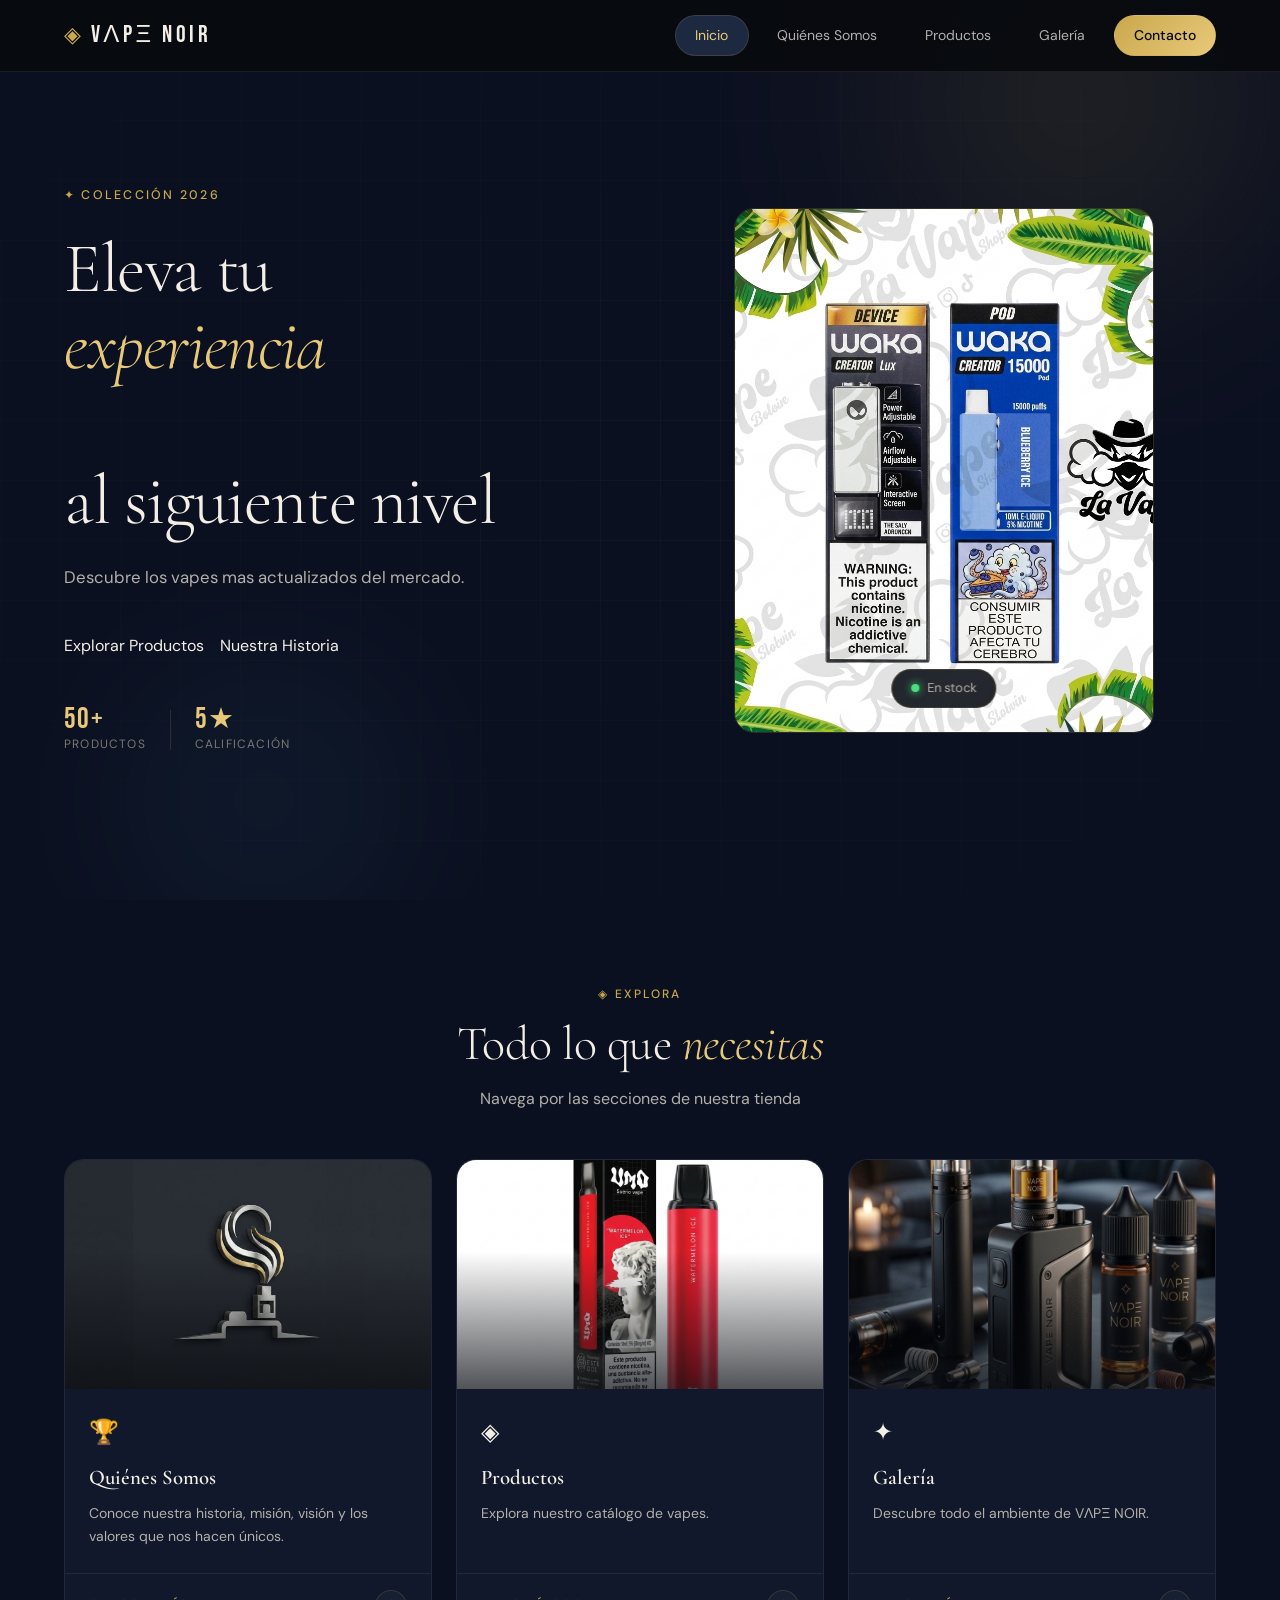
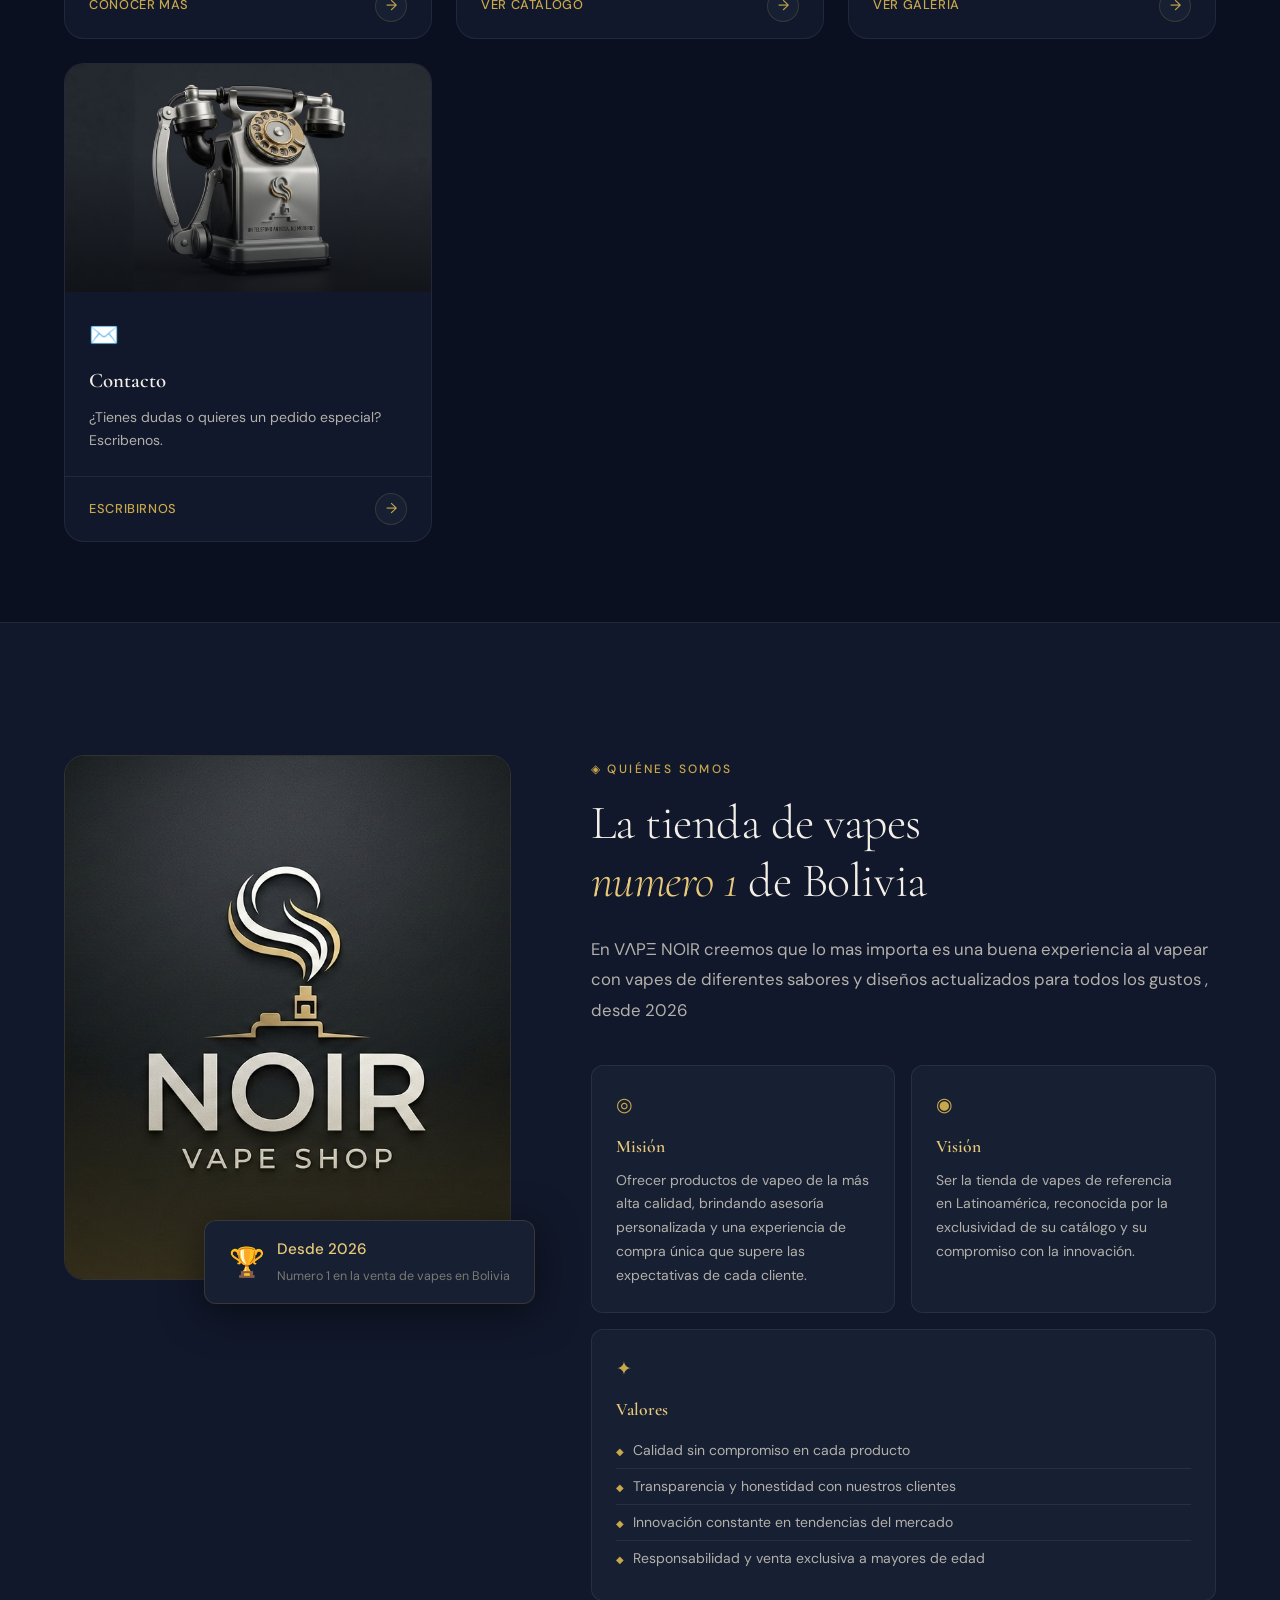
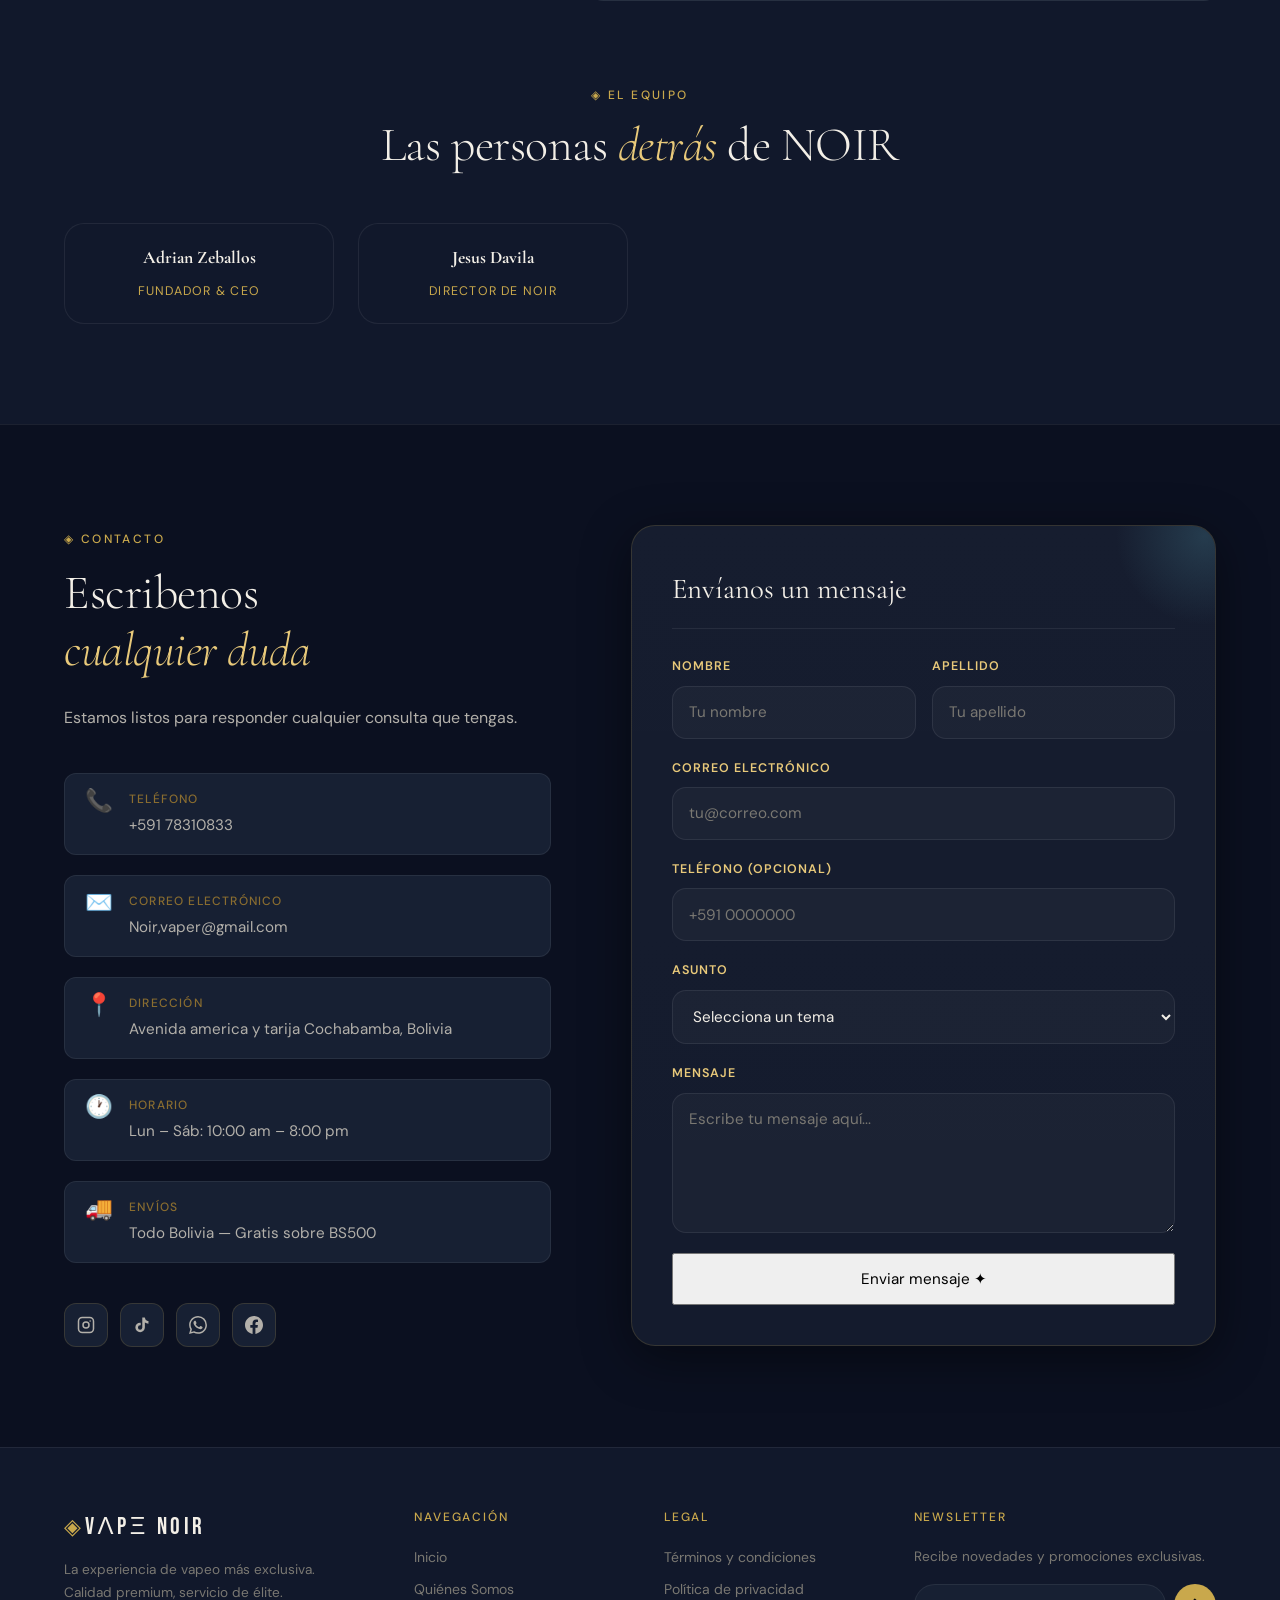
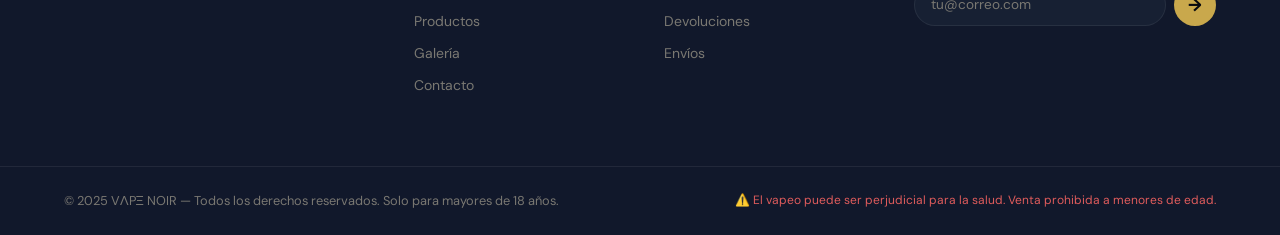
<file: index.html>
<!DOCTYPE html>
<html lang="es">
<head>
  <meta charset="UTF-8" />
  <meta name="viewport" content="width=device-width, initial-scale=1.0" />
  <title>VΛPΞ NOIR — Tienda Premium</title>
  <link rel="stylesheet" href="css/styles.css" />
  <link href="https://fonts.googleapis.com/css2?family=Cormorant+Garamond:wght@300;400;600;700&family=DM+Sans:wght@300;400;500&family=Bebas+Neue&display=swap" rel="stylesheet">
</head>
<body>

  <header class="navbar">
    <a href="index.html" class="nav-brand">
      <span class="brand-icon">◈</span>
      <span class="brand-name">VΛPΞ NOIR</span>
    </a>
    <nav class="nav-links">
      <a href="#inicio" class="nav-btn nav-btn--active">Inicio</a>
      <a href="#nosotros" class="nav-btn">Quiénes Somos</a>
      <a href="pages/productos.html" class="nav-btn">Productos</a>
      <a href="pages/galeria.html" class="nav-btn">Galería</a>
      <a href="#contacto" class="nav-btn nav-btn--cta">Contacto</a>
    </nav>
    <div class="nav-toggle"><span></span><span></span><span></span></div>
  </header>
  <section class="hero" id="inicio">
    <div class="hero-bg">
      <div class="hero-orb hero-orb--1"></div>
      <div class="hero-orb hero-orb--2"></div>
      <div class="hero-grid"></div>
    </div>
    <div class="hero-content">
      <p class="hero-label">✦ Colección 2026</p>
      <h1 class="hero-title">
        Eleva tu<br>
        <em>experiencia</em><br>
        al siguiente nivel
      </h1>
      <p class="hero-desc">
        Descubre los vapes mas actualizados del mercado.
      </p>
      <div class="hero-actions">
        <a href="pages/productos.html" class="btn btn--primary">Explorar Productos</a>
        <a href="#nosotros"            class="btn btn--ghost">Nuestra Historia</a>
      </div>
      <div class="hero-stats">
        <div class="stat"><span class="stat-num">50+</span><span class="stat-label">Productos</span></div>
        <div class="stat-divider"></div>
        <div class="stat"><span class="stat-num">5★</span><span class="stat-label">Calificación</span></div>
      </div>
    </div>
    <div class="hero-visual">
      <div class="hero-device-frame">
        <div class="hero-device-glow"></div>
        <img src="images/scren1.png" alt="Vape device premium" class="hero-img" />
        <div class="hero-badge"><span class="badge-dot"></span><span>En stock</span></div>
      </div>
    </div>
  </section>
  <section class="home-sections">
    <div class="section-header-centered">
      <span class="section-label">◈ Explora</span>
      <h2 class="section-title">Todo lo que <em>necesitas</em></h2>
      <p class="section-sub">Navega por las secciones de nuestra tienda</p>
    </div>
    <div class="home-sections-grid">

      <a href="#nosotros" class="home-section-card">
        <div class="home-section-card-img">
          <img src="images/logo_1.png" alt="Nosotros" />
          <div class="home-section-card-img-overlay"></div>
        </div>
        <div class="home-section-card-body">
          <div class="home-section-card-icon">🏆</div>
          <h3>Quiénes Somos</h3>
          <p>Conoce nuestra historia, misión, visión y los valores que nos hacen únicos.</p>
        </div>
        <div class="home-section-card-footer">
          <span>Conocer más</span><div class="arrow">→</div>
        </div>
      </a>

      <a href="pages/productos.html" class="home-section-card">
        <div class="home-section-card-img">
          <img src="images/vape1.png" alt="Productos" />
          <div class="home-section-card-img-overlay"></div>
        </div>
        <div class="home-section-card-body">
          <div class="home-section-card-icon">◈</div>
          <h3>Productos</h3>
          <p>Explora nuestro catálogo de vapes.</p>
        </div>
        <div class="home-section-card-footer">
          <span>Ver catálogo</span><div class="arrow">→</div>
        </div>
      </a>

      <a href="pages/galeria.html" class="home-section-card">
        <div class="home-section-card-img">
          <img src="images/vape2.png" alt="Galería" />
          <div class="home-section-card-img-overlay"></div>
        </div>
        <div class="home-section-card-body">
          <div class="home-section-card-icon">✦</div>
          <h3>Galería</h3>
          <p>Descubre todo el ambiente de VΛPΞ NOIR.</p>
        </div>
        <div class="home-section-card-footer">
          <span>Ver galería</span><div class="arrow">→</div>
        </div>
      </a>

      <a href="#contacto" class="home-section-card">
        <div class="home-section-card-img">
          <img src="images/tel.png" alt="Contacto" />
          <div class="home-section-card-img-overlay"></div>
        </div>
        <div class="home-section-card-body">
          <div class="home-section-card-icon">✉️</div>
          <h3>Contacto</h3>
          <p>¿Tienes dudas o quieres un pedido especial? Escribenos.</p>
        </div>
        <div class="home-section-card-footer">
          <span>Escribirnos</span><div class="arrow">→</div>
        </div>
      </a>

    </div>
  </section>

  <section class="about" id="nosotros">
    <div class="about-layout">
      <div class="about-image-col">
        <div class="about-img-frame">
          <img src="images/imagen_logo.png" alt="Nuestra tienda" />
          <div class="about-img-accent"></div>
        </div>
        <div class="about-card-float">
          <span class="float-icon">🏆</span>
          <div>
            <strong>Desde 2026</strong>
            <small>Numero 1 en la venta de vapes en Bolivia</small>
          </div>
        </div>
      </div>

      <div class="about-text-col">
        <span class="section-label">◈ Quiénes Somos</span>
        <h2 class="section-title">La tienda de vapes<br><em>numero 1</em> de Bolivia</h2>
        <p class="about-intro">
          En VΛPΞ NOIR creemos que lo mas importa es una buena experiencia al vapear con vapes de diferentes
          sabores y diseños actualizados para todos los gustos , desde 2026 
        </p>
        <div class="mvv-grid">
          <div class="mvv-card">
            <div class="mvv-icon">◎</div>
            <h3>Misión</h3>
            <p>Ofrecer productos de vapeo de la más alta calidad, brindando asesoría personalizada y una experiencia de compra única que supere las expectativas de cada cliente.</p>
          </div>
          <div class="mvv-card">
            <div class="mvv-icon">◉</div>
            <h3>Visión</h3>
            <p>Ser la tienda de vapes de referencia en Latinoamérica, reconocida por la exclusividad de su catálogo y su compromiso con la innovación.</p>
          </div>
          <div class="mvv-card mvv-card--full">
            <div class="mvv-icon">✦</div>
            <h3>Valores</h3>
            <ul class="values-list">
              <li><span>◆</span> Calidad sin compromiso en cada producto</li>
              <li><span>◆</span> Transparencia y honestidad con nuestros clientes</li>
              <li><span>◆</span> Innovación constante en tendencias del mercado</li>
              <li><span>◆</span> Responsabilidad y venta exclusiva a mayores de edad</li>
            </ul>
          </div>
        </div>
      </div>
    </div>

    <div class="team-section">
      <div class="section-header-centered">
        <span class="section-label">◈ El Equipo</span>
        <h2 class="section-title">Las personas <em>detrás</em> de NOIR</h2>
      </div>
      <div class="team-grid">
        <div class="team-card">
          <div class="team-body"><h4>Adrian Zeballos</h4><span>Fundador & CEO</span></div>
        </div>
        <div class="team-card">
          <div class="team-body"><h4>Jesus Davila</h4><span>Director de NOIR</span></div>
        </div>
      </div>
    </div>
  </section>

  <section class="contact" id="contacto">
    <div class="contact-layout">

      <div class="contact-info-col">
        <span class="section-label">◈ Contacto</span>
        <h2 class="section-title">Escribenos<br><em>cualquier duda</em></h2>
        <p class="contact-intro">
          Estamos listos para responder cualquier consulta que tengas.
        </p>
        <div class="contact-details">
          <div class="contact-item">
            <div class="contact-icon">📞</div>
            <div><strong>Teléfono</strong><span>+591 78310833</span></div>
          </div>
          <div class="contact-item">
            <div class="contact-icon">✉️</div>
            <div><strong>Correo electrónico</strong><span>Noir,vaper@gmail.com</span></div>
          </div>
          <div class="contact-item">
            <div class="contact-icon">📍</div>
            <div><strong>Dirección</strong><span>Avenida america y tarija Cochabamba, Bolivia</span></div>
          </div>
          <div class="contact-item">
            <div class="contact-icon">🕐</div>
            <div><strong>Horario</strong><span>Lun – Sáb: 10:00 am – 8:00 pm</span></div>
          </div>
          <div class="contact-item">
            <div class="contact-icon">🚚</div>
            <div><strong>Envíos</strong><span>Todo Bolivia — Gratis sobre BS500</span></div>
          </div>
        </div>
        <div class="social-links">
          <a href="#" class="social-btn" aria-label="Instagram">
            <svg viewBox="0 0 24 24" fill="none" stroke="currentColor" stroke-width="2"><rect x="2" y="2" width="20" height="20" rx="5"/><circle cx="12" cy="12" r="4"/><circle cx="17.5" cy="6.5" r="1" fill="currentColor" stroke="none"/></svg>
          </a>
          <a href="#" class="social-btn" aria-label="TikTok">
            <svg viewBox="0 0 24 24" fill="currentColor"><path d="M19.59 6.69a4.83 4.83 0 01-3.77-4.25V2h-3.45v13.67a2.89 2.89 0 01-2.88 2.5 2.89 2.89 0 01-2.89-2.89 2.89 2.89 0 012.89-2.89c.28 0 .54.04.79.1V9.01a6.29 6.29 0 00-.79-.05 6.34 6.34 0 00-6.34 6.34 6.34 6.34 0 006.34 6.34 6.34 6.34 0 006.33-6.34V8.69a8.18 8.18 0 004.78 1.52V6.78a4.85 4.85 0 01-1.01-.09z"/></svg>
          </a>
          <a href="#" class="social-btn" aria-label="WhatsApp">
            <svg viewBox="0 0 24 24" fill="currentColor"><path d="M17.472 14.382c-.297-.149-1.758-.867-2.03-.967-.273-.099-.471-.148-.67.15-.197.297-.767.966-.94 1.164-.173.199-.347.223-.644.075-.297-.15-1.255-.463-2.39-1.475-.883-.788-1.48-1.761-1.653-2.059-.173-.297-.018-.458.13-.606.134-.133.298-.347.446-.52.149-.174.198-.298.298-.497.099-.198.05-.371-.025-.52-.075-.149-.669-1.612-.916-2.207-.242-.579-.487-.5-.669-.51-.173-.008-.371-.01-.57-.01-.198 0-.52.074-.792.372-.272.297-1.04 1.016-1.04 2.479 0 1.462 1.065 2.875 1.213 3.074.149.198 2.096 3.2 5.077 4.487.709.306 1.262.489 1.694.625.712.227 1.36.195 1.871.118.571-.085 1.758-.719 2.006-1.413.248-.694.248-1.289.173-1.413-.074-.124-.272-.198-.57-.347m-5.421 7.403h-.004a9.87 9.87 0 01-5.031-1.378l-.361-.214-3.741.982.998-3.648-.235-.374a9.86 9.86 0 01-1.51-5.26c.001-5.45 4.436-9.884 9.888-9.884 2.64 0 5.122 1.03 6.988 2.898a9.825 9.825 0 012.893 6.994c-.003 5.45-4.437 9.884-9.885 9.884m8.413-18.297A11.815 11.815 0 0012.05 0C5.495 0 .16 5.335.157 11.892c0 2.096.547 4.142 1.588 5.945L.057 24l6.305-1.654a11.882 11.882 0 005.683 1.448h.005c6.554 0 11.89-5.335 11.893-11.893a11.821 11.821 0 00-3.48-8.413z"/></svg>
          </a>
          <a href="#" class="social-btn" aria-label="Facebook">
            <svg viewBox="0 0 24 24" fill="currentColor"><path d="M24 12.073c0-6.627-5.373-12-12-12s-12 5.373-12 12c0 5.99 4.388 10.954 10.125 11.854v-8.385H7.078v-3.47h3.047V9.43c0-3.007 1.792-4.669 4.533-4.669 1.312 0 2.686.235 2.686.235v2.953H15.83c-1.491 0-1.956.925-1.956 1.874v2.25h3.328l-.532 3.47h-2.796v8.385C19.612 23.027 24 18.062 24 12.073z"/></svg>
          </a>
        </div>
      </div>

      <div class="contact-form-col">
        <div class="form-card">
          <h3 class="form-title">Envíanos un mensaje</h3>
          <form class="contact-form" action="#" method="POST">
            <div class="form-row">
              <div class="form-group">
                <label for="nombre">Nombre</label>
                <input type="text" id="nombre" name="nombre" placeholder="Tu nombre" required />
              </div>
              <div class="form-group">
                <label for="apellido">Apellido</label>
                <input type="text" id="apellido" name="apellido" placeholder="Tu apellido" />
              </div>
            </div>
            <div class="form-group">
              <label for="email">Correo electrónico</label>
              <input type="email" id="email" name="email" placeholder="tu@correo.com" required />
            </div>
            <div class="form-group">
              <label for="telefono">Teléfono (opcional)</label>
              <input type="tel" id="telefono" name="telefono" placeholder="+591 0000000" />
            </div>
            <div class="form-group">
              <label for="asunto">Asunto</label>
              <select id="asunto" name="asunto">
                <option value="" disabled selected>Selecciona un tema</option>
                <option>Consulta de productos</option>
                <option>Pedido personalizado</option>
                <option>Soporte técnico</option>
                <option>Mayoristas</option>
                <option>Otro</option>
              </select>
            </div>
            <div class="form-group">
              <label for="mensaje">Mensaje</label>
              <textarea id="mensaje" name="mensaje" rows="4" placeholder="Escribe tu mensaje aquí..." required></textarea>
            </div>
            <button type="submit" class="btn btn--primary btn--full">Enviar mensaje ✦</button>
          </form>
        </div>
      </div>

    </div>
  </section>

  <footer class="footer">
    <div class="footer-top">
      <div class="footer-brand">
        <span class="brand-icon">◈</span>
        <span class="brand-name">VΛPΞ NOIR</span>
        <p>La experiencia de vapeo más exclusiva. Calidad premium, servicio de élite.</p>
      </div>
      <div class="footer-links">
        <h4>Navegación</h4>
        <a href="#inicio">Inicio</a>
        <a href="#nosotros">Quiénes Somos</a>
        <a href="pages/productos.html">Productos</a>
        <a href="pages/galeria.html">Galería</a>
        <a href="#contacto">Contacto</a>
      </div>
      <div class="footer-links">
        <h4>Legal</h4>
        <a href="#">Términos y condiciones</a>
        <a href="#">Política de privacidad</a>
        <a href="#">Devoluciones</a>
        <a href="#">Envíos</a>
      </div>
      <div class="footer-newsletter">
        <h4>Newsletter</h4>
        <p>Recibe novedades y promociones exclusivas.</p>
        <div class="newsletter-form">
          <input type="email" placeholder="tu@correo.com" />
          <button>→</button>
        </div>
      </div>
    </div>
    <div class="footer-bottom">
      <p>© 2025 VΛPΞ NOIR — Todos los derechos reservados. Solo para mayores de 18 años.</p>
      <p class="footer-warning">⚠️ El vapeo puede ser perjudicial para la salud. Venta prohibida a menores de edad.</p>
    </div>
  </footer>

</body>
</html>
</file>
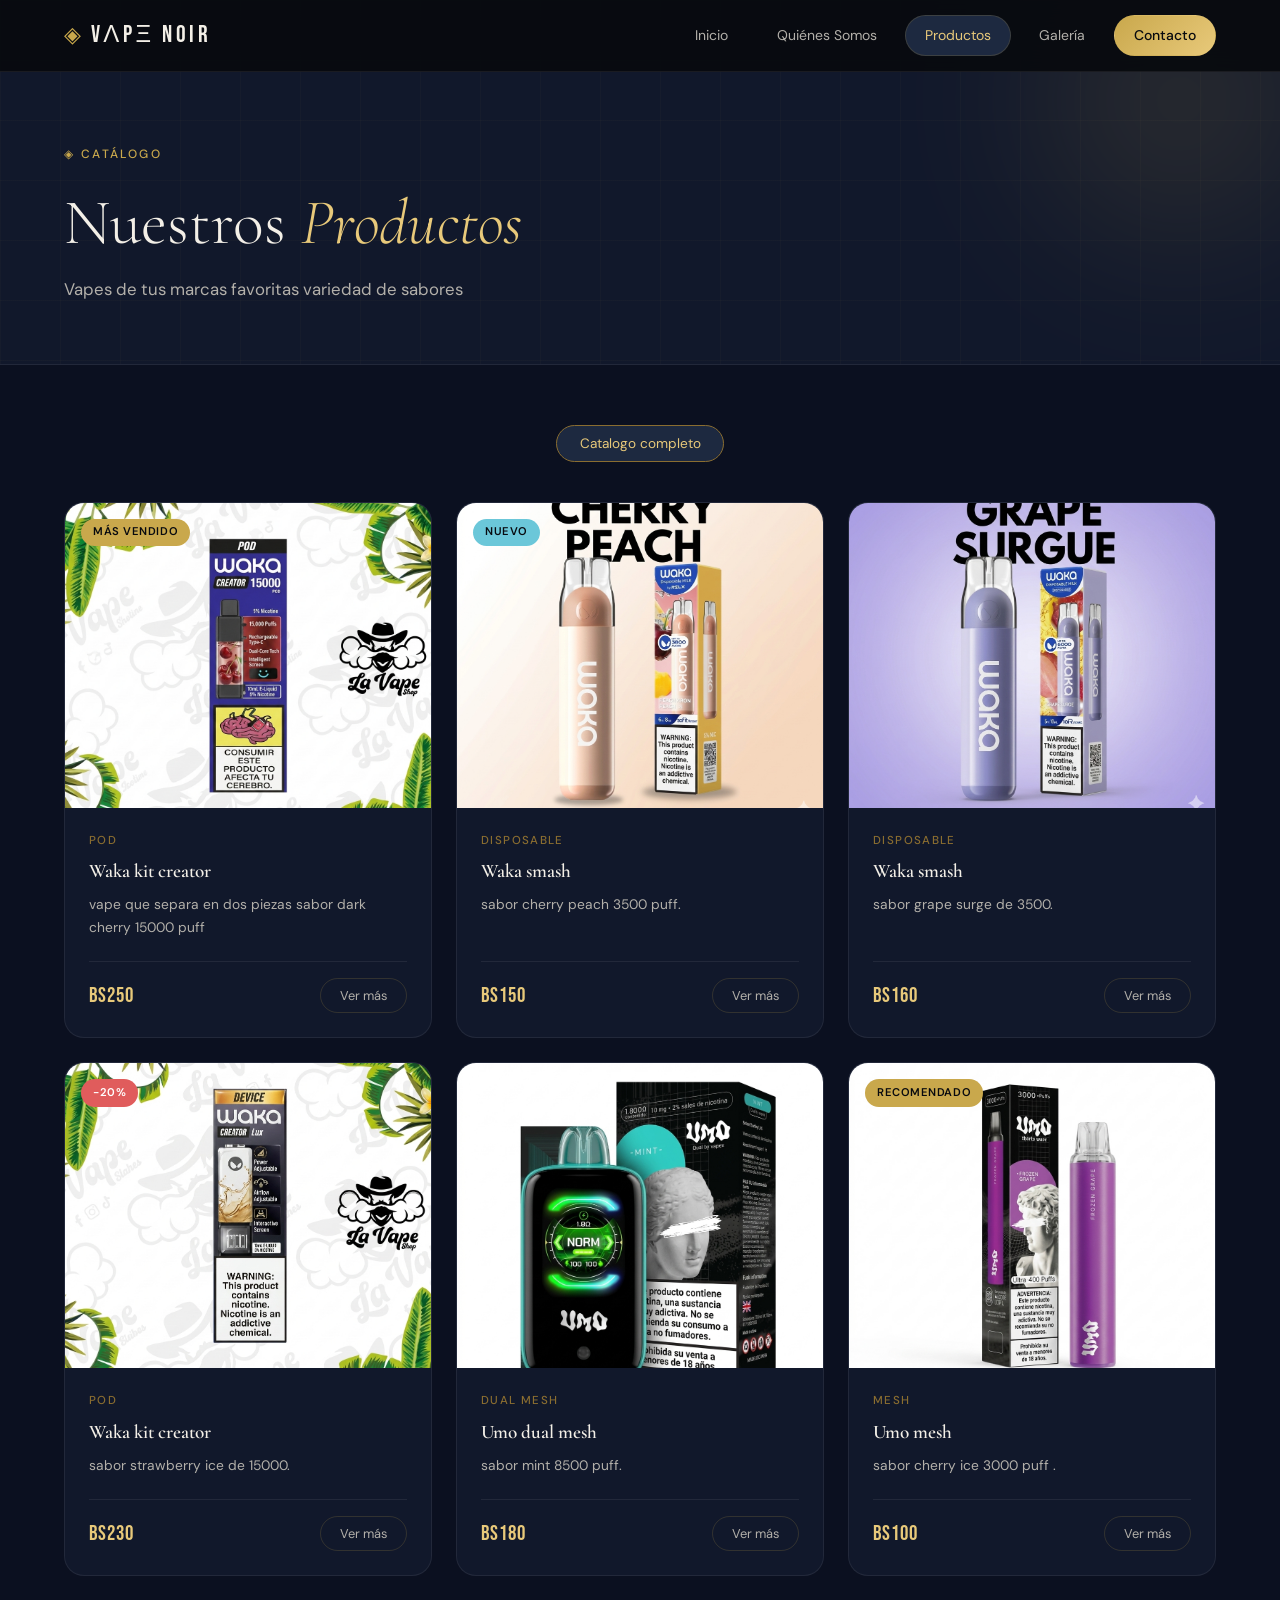
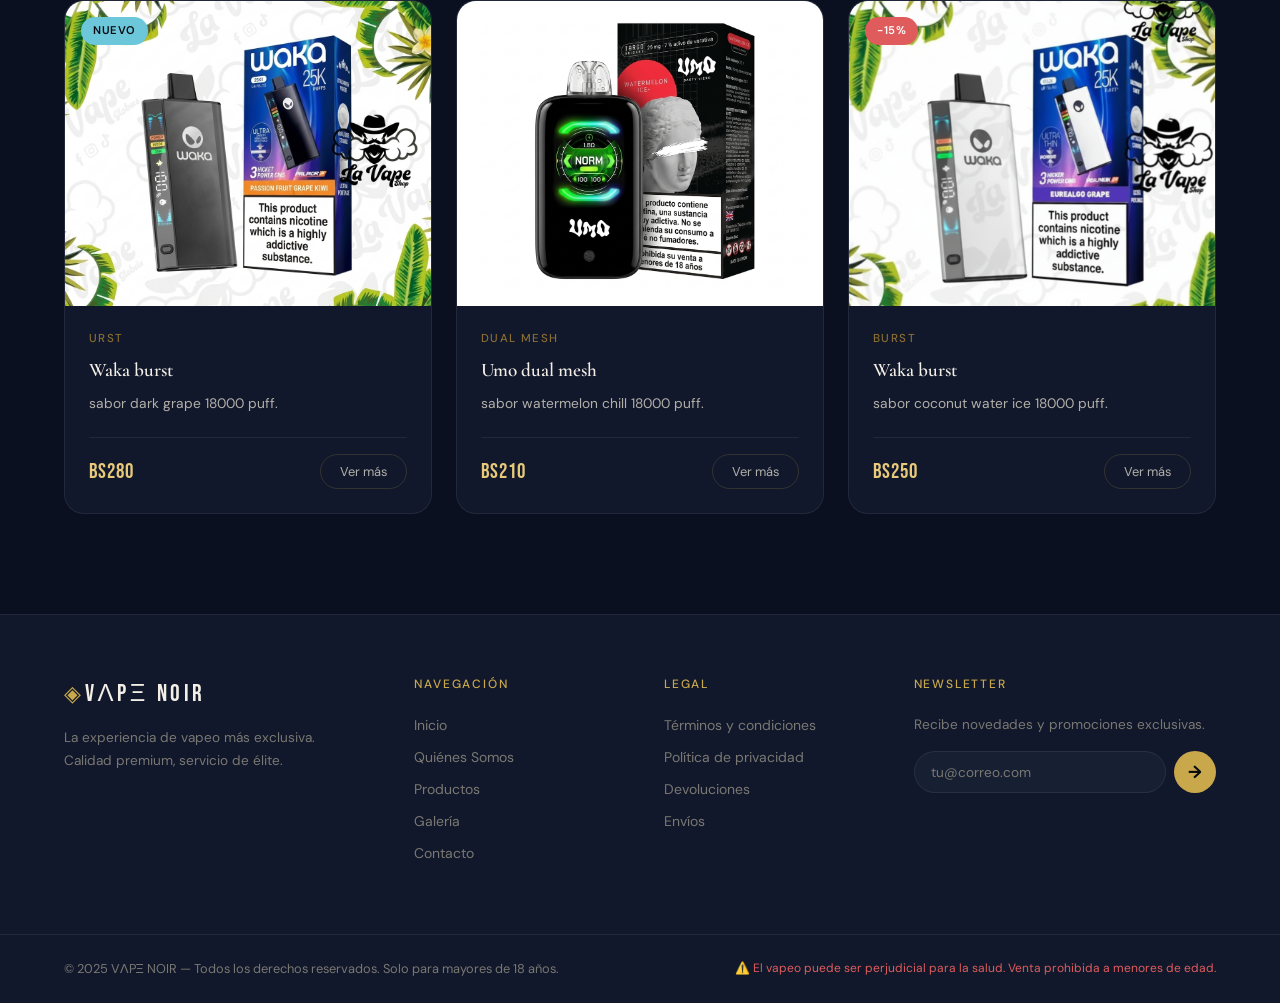
<file: pages/productos.html>
<!DOCTYPE html>
<html lang="es">
<head>
  <meta charset="UTF-8" />
  <meta name="viewport" content="width=device-width, initial-scale=1.0" />
  <title>VΛPΞ NOIR — Productos</title>
  <link rel="stylesheet" href="../css/styles.css" />
  <link
    href="https://fonts.googleapis.com/css2?family=Cormorant+Garamond:wght@300;400;600;700&family=DM+Sans:wght@300;400;500&family=Bebas+Neue&display=swap"
    rel="stylesheet"
  />
</head>
<body>
  <header class="navbar">
    <a href="../index.html" class="nav-brand">
      <span class="brand-icon">◈</span>
      <span class="brand-name">VΛPΞ NOIR</span>
    </a>

    <nav class="nav-links">
      <a href="../index.html#inicio" class="nav-btn">Inicio</a>
      <a href="../index.html#nosotros" class="nav-btn">Quiénes Somos</a>
      <a href="productos.html" class="nav-btn nav-btn--active">Productos</a>
      <a href="galeria.html" class="nav-btn">Galería</a>
      <a href="../index.html#contacto" class="nav-btn nav-btn--cta">Contacto</a>
    </nav>

    <div class="nav-toggle">
      <span></span>
      <span></span>
      <span></span>
    </div>
  </header>

  <section class="page-banner">
    <div class="page-banner-orb"></div>
    <div class="page-banner-content">
      <span class="section-label">◈ Catálogo</span>
      <h1>Nuestros <em>Productos</em></h1>
      <p>
        Vapes de tus marcas favoritas variedad de sabores
      </p>
    </div>
  </section>

  <main class="products-page">
    <div class="products-filter">
      <button class="filter-btn filter-btn--active">Catalogo completo</button>
    </div>

    <div class="products-grid">
      <div class="product-card">
        <div class="product-img-wrap">
          <img
            src="../images/vape6.png"
            alt="NOIR X1 Pro"
          />
          <span class="product-tag">Más Vendido</span>
        </div>
        <div class="product-body">
          <span class="product-category"> Pod</span>
          <h3 class="product-name">Waka kit creator</h3>
          <p class="product-desc">
             vape que separa en dos piezas sabor dark cherry 15000 puff
          </p>
          <div class="product-footer">
            <span class="product-price">BS250</span>
            <button class="product-btn">Ver más</button>
          </div>
        </div>
      </div>

      <div class="product-card">
        <div class="product-img-wrap">
          <img src="../images/vape3.png" alt="Cloud Master 3000" />
          <span class="product-tag product-tag--new">Nuevo</span>
        </div>
        <div class="product-body">
          <span class="product-category">disposable</span>
          <h3 class="product-name">Waka smash</h3>
          <p class="product-desc">
            sabor cherry peach 3500 puff.
          </p>
          <div class="product-footer">
            <span class="product-price">BS150</span>
            <button class="product-btn">Ver más</button>
          </div>
        </div>
      </div>

      <div class="product-card">
        <div class="product-img-wrap">
          <img
            src="../images/vape4.png"
            alt="Liquid Gold"
          />
        </div>
        <div class="product-body">
          <span class="product-category">Disposable</span>
          <h3 class="product-name"> Waka smash</h3>
          <p class="product-desc">
            sabor grape surge de 3500.
          </p>
          <div class="product-footer">
            <span class="product-price">BS160</span>
            <button class="product-btn">Ver más</button>
          </div>
        </div>
      </div>

      <div class="product-card">
        <div class="product-img-wrap">
          <img
            src="../images/vape5.png"
            alt="Stealth Pen"
          />
          <span class="product-tag product-tag--sale">-20%</span>
        </div>
        <div class="product-body">
          <span class="product-category">Pod</span>
          <h3 class="product-name">Waka kit creator</h3>
          <p class="product-desc">
            sabor strawberry ice de 15000.
          </p>
          <div class="product-footer">
            <span class="product-price">BS230</span>
            <button class="product-btn">Ver más</button>
          </div>
        </div>
      </div>

      <div class="product-card">
        <div class="product-img-wrap">
          <img
            src="../images/vape7.png"
            alt="Coil Kit"
          />
        </div>
        <div class="product-body">
          <span class="product-category">Dual mesh</span>
          <h3 class="product-name">Umo dual mesh</h3>
          <p class="product-desc">
            sabor mint 8500 puff.
          </p>
          <div class="product-footer">
            <span class="product-price">BS180</span>
            <button class="product-btn">Ver más</button>
          </div>
        </div>
      </div>

      <div class="product-card">
        <div class="product-img-wrap">
          <img
            src="../images/vape8.png"
            alt="Starter Kit"
          />
          <span class="product-tag">Recomendado</span>
        </div>
        <div class="product-body">
          <span class="product-category">Mesh</span>
          <h3 class="product-name">Umo mesh</h3>
          <p class="product-desc">
           sabor cherry ice 3000 puff .
          </p>
          <div class="product-footer">
            <span class="product-price">BS100</span>
            <button class="product-btn">Ver más</button>
          </div>
        </div>
      </div>

      <div class="product-card">
        <div class="product-img-wrap">
          <img
            src="../images/vape9.png"
            alt="Berry Blast"
          />
          <span class="product-tag product-tag--new">Nuevo</span>
        </div>
        <div class="product-body">
          <span class="product-category"><Bdi></Bdi>urst</span>
          <h3 class="product-name">Waka burst</h3>
          <p class="product-desc">
            sabor dark grape 18000 puff.
          </p>
          <div class="product-footer">
            <span class="product-price">BS280</span>
            <button class="product-btn">Ver más</button>
          </div>
        </div>
      </div>

      <div class="product-card">
        <div class="product-img-wrap">
          <img
            src="../images/vape10.png"
            alt="Tank RTA"
          />
        </div>
        <div class="product-body">
          <span class="product-category">Dual mesh</span>
          <h3 class="product-name">Umo dual mesh</h3>
          <p class="product-desc">
            sabor watermelon chill 18000 puff.
          </p>
          <div class="product-footer">
            <span class="product-price">BS210</span>
            <button class="product-btn">Ver más</button>
          </div>
        </div>
      </div>

      <div class="product-card">
        <div class="product-img-wrap">
          <img
            src="../images/vape11.png"
            alt="Batería"
          />
          <span class="product-tag product-tag--sale">-15%</span>
        </div>
        <div class="product-body">
          <span class="product-category">burst</span>
          <h3 class="product-name">Waka burst</h3>
          <p class="product-desc">
            sabor coconut water ice 18000 puff.
          </p>
          <div class="product-footer">
            <span class="product-price">BS250</span>
            <button class="product-btn">Ver más</button>
          </div>
        </div>
      </div>
    </div>
  </main>

  <footer class="footer">
    <div class="footer-top">
      <div class="footer-brand">
        <span class="brand-icon">◈</span>
        <span class="brand-name">VΛPΞ NOIR</span>
        <p>La experiencia de vapeo más exclusiva. Calidad premium, servicio de élite.</p>
      </div>

      <div class="footer-links">
        <h4>Navegación</h4>
        <a href="../index.html#inicio">Inicio</a>
        <a href="../index.html#nosotros">Quiénes Somos</a>
        <a href="productos.html">Productos</a>
        <a href="galeria.html">Galería</a>
        <a href="../index.html#contacto">Contacto</a>
      </div>

      <div class="footer-links">
        <h4>Legal</h4>
        <a href="#">Términos y condiciones</a>
        <a href="#">Política de privacidad</a>
        <a href="#">Devoluciones</a>
        <a href="#">Envíos</a>
      </div>

      <div class="footer-newsletter">
        <h4>Newsletter</h4>
        <p>Recibe novedades y promociones exclusivas.</p>
        <div class="newsletter-form">
          <input type="email" placeholder="tu@correo.com" />
          <button>→</button>
        </div>
      </div>
    </div>

    <div class="footer-bottom">
      <p>© 2025 VΛPΞ NOIR — Todos los derechos reservados. Solo para mayores de 18 años.</p>
      <p class="footer-warning">
        ⚠️ El vapeo puede ser perjudicial para la salud. Venta prohibida a menores de edad.
      </p>
    </div>
  </footer>
</body>
</html>
</file>
<file: css/styles.css>
:root {
  --bg-base:        #0b1020;
  --bg-card:        #11182b;
  --bg-surface:     #172033;
  --bg-raised:      #1d2940;
  --gold:           #c9a84c;
  --gold-light:     #e8c97a;
  --gold-dim:       #8a6d30;
  --neon:           #6bc7d9;
  --text-primary:   #f3efe7;
  --text-secondary: #b3b0aa;
  --text-muted:     #7a7872;
  --border:         rgba(201,168,76,0.18);
  --border-subtle:  rgba(255,255,255,0.07);
  --font-display:   'Bebas Neue', sans-serif;
  --font-serif:     'Cormorant Garamond', serif;
  --font-body:      'DM Sans', sans-serif;
  --radius-md:      12px;
  --radius-lg:      20px;
  --radius-pill:    999px;
  --shadow-card:    0 8px 40px rgba(0,0,0,0.5);
  --shadow-glow:    0 0 30px rgba(201,168,76,0.15);
  --transition:     all 0.3s cubic-bezier(0.4,0,0.2,1);
}

*, *::before, *::after { box-sizing: border-box; margin: 0; padding: 0; }
html { scroll-behavior: smooth; scroll-padding-top: 72px; }
body { font-family: var(--font-body); background-color: var(--bg-base); color: var(--text-primary); line-height: 1.6; overflow-x: hidden; }
img { display: block; width: 100%; height: 100%; object-fit: cover; }
a { text-decoration: none; color: inherit; }
ul { list-style: none; }
button { cursor: pointer; font-family: var(--font-body); }
input, textarea, select { font-family: var(--font-body); }

.section-title { font-family: var(--font-serif); font-size: clamp(2rem,4vw,3rem); font-weight: 300; line-height: 1.2; color: var(--text-primary); letter-spacing: -0.01em; }
.section-title em { font-style: italic; color: var(--gold-light); }
.section-label { font-size: 0.75rem; font-weight: 500; letter-spacing: 0.2em; text-transform: uppercase; color: var(--gold); display: inline-block; margin-bottom: 1rem; }
.section-sub { color: var(--text-secondary); font-size: 1rem; max-width: 500px; margin: 0 auto; }
.section-header-centered { text-align: center; margin-bottom: 3rem; }
.section-header-centered .section-label { margin-bottom: 0.75rem; }
.section-header-centered .section-title { margin-bottom: 0.75rem; }

.btn,
.nav-btn,
.product-btn,
.filter-btn,
.social-btn,
.newsletter-form button {
  transition: transform 0.22s ease, box-shadow 0.22s ease, background-color 0.22s ease, border-color 0.22s ease, color 0.22s ease;
}

.btn:hover,
.nav-btn:hover,
.product-btn:hover,
.filter-btn:hover,
.social-btn:hover,
.newsletter-form button:hover {
  transform: translateY(-2px);
}

.btn:active,
.nav-btn:active,
.product-btn:active,
.filter-btn:active,
.social-btn:active,
.newsletter-form button:active {
  transform: translateY(0);
}

.btn:focus-visible,
.nav-btn:focus-visible,
.product-btn:focus-visible,
.filter-btn:focus-visible,
.social-btn:focus-visible,
.newsletter-form input:focus-visible,
.form-group input:focus-visible,
.form-group select:focus-visible,
.form-group textarea:focus-visible {
  outline: 2px solid var(--gold-light);
  outline-offset: 3px;
}

.navbar { position: fixed; top: 0; left: 0; width: 100%; z-index: 1000; display: flex; align-items: center; justify-content: space-between; padding: 0 5%; height: 72px; background: rgba(8,10,15,0.92); backdrop-filter: blur(16px); -webkit-backdrop-filter: blur(16px); border-bottom: 1px solid var(--border-subtle); }
.nav-brand { display: flex; align-items: center; gap: 0.6rem; text-decoration: none; }
.brand-icon { font-size: 1.4rem; color: var(--gold); line-height: 1; }
.brand-name { font-family: var(--font-display); font-size: 1.5rem; letter-spacing: 0.15em; color: var(--text-primary); }
.nav-links { display: flex; align-items: center; gap: 0.5rem; }
.nav-btn { padding: 0.55rem 1.2rem; border-radius: var(--radius-pill); font-size: 0.875rem; font-weight: 400; color: var(--text-secondary); transition: var(--transition); border: 1px solid transparent; text-decoration: none; display: inline-flex; align-items: center; }
.nav-btn:hover { color: var(--text-primary); background: var(--bg-surface); border-color: var(--border-subtle); }
.nav-btn--active { color: var(--gold-light) !important; background: var(--bg-raised) !important; border-color: var(--border) !important; }
.nav-btn--cta { background: linear-gradient(135deg, var(--gold), var(--gold-light)); color: #080a0f !important; font-weight: 500; border-color: transparent !important; }
.nav-btn--cta:hover { transform: translateY(-1px); box-shadow: 0 4px 16px rgba(201,168,76,0.4); }
.nav-toggle { display: none; flex-direction: column; gap: 5px; cursor: pointer; padding: 4px; }
.nav-toggle span { display: block; width: 24px; height: 2px; background: var(--text-primary); border-radius: 2px; }

.hero { min-height: 100vh; display: grid; grid-template-columns: 1fr 1fr; align-items: center; gap: 4rem; padding: 120px 5% 80px; position: relative; overflow: hidden; }
.hero-bg { position: absolute; inset: 0; z-index: 0; pointer-events: none; }
.hero-orb { position: absolute; border-radius: 50%; filter: blur(80px); opacity: 0.35; }
.hero-orb--1 { width: 600px; height: 600px; background: radial-gradient(circle, rgba(201,168,76,0.4) 0%, transparent 70%); top: -200px; right: -100px; animation: orb-float 8s ease-in-out infinite; }
.hero-orb--2 { width: 400px; height: 400px; background: radial-gradient(circle, rgba(79,168,213,0.3) 0%, transparent 70%); bottom: -100px; left: 5%; animation: orb-float 10s ease-in-out infinite reverse; }
.hero-grid { position: absolute; inset: 0; background-image: linear-gradient(rgba(201,168,76,0.04) 1px, transparent 1px), linear-gradient(90deg, rgba(201,168,76,0.04) 1px, transparent 1px); background-size: 60px 60px; mask-image: radial-gradient(ellipse 80% 80% at 50% 50%, black 0%, transparent 100%); }
@keyframes orb-float { 0%,100%{transform:translateY(0) scale(1);} 50%{transform:translateY(-30px) scale(1.05);} }
.hero-content { position: relative; z-index: 1; }
.hero-label { font-size: 0.78rem; font-weight: 500; letter-spacing: 0.18em; text-transform: uppercase; color: var(--gold); margin-bottom: 1.5rem; display: flex; align-items: center; gap: 0.5rem; }
.hero-title { font-family: var(--font-serif); font-size: clamp(3rem,5.5vw,5rem); font-weight: 300; line-height: 1.1; letter-spacing: -0.02em; margin-bottom: 1.5rem; }
.hero-title em { font-style: italic; color: var(--gold-light); display: block; }
.hero-desc { font-size: 1.05rem; color: var(--text-secondary); max-width: 480px; margin-bottom: 2.5rem; line-height: 1.75; }
.hero-actions { display: flex; gap: 1rem; flex-wrap: wrap; margin-bottom: 3rem; }
.hero-stats { display: flex; align-items: center; gap: 1.5rem; }
.stat { display: flex; flex-direction: column; }
.stat-num { font-family: var(--font-display); font-size: 1.8rem; color: var(--gold-light); letter-spacing: 0.05em; line-height: 1; }
.stat-label { font-size: 0.75rem; color: var(--text-muted); text-transform: uppercase; letter-spacing: 0.1em; }
.stat-divider { width: 1px; height: 40px; background: var(--border); }
.hero-visual { position: relative; z-index: 1; display: flex; justify-content: center; }
.hero-device-frame { position: relative; width: min(420px,100%); aspect-ratio: 0.8; border-radius: var(--radius-lg); overflow: hidden; border: 1px solid var(--border); }
.hero-device-glow { position: absolute; inset: -20%; background: radial-gradient(circle at 50% 50%, rgba(201,168,76,0.2) 0%, transparent 65%); z-index: 0; pointer-events: none; }
.hero-img { position: relative; z-index: 1; }
.hero-badge { position: absolute; bottom: 1.5rem; left: 50%; transform: translateX(-50%); background: rgba(13,18,25,0.9); border: 1px solid var(--border); border-radius: var(--radius-pill); padding: 0.5rem 1.2rem; display: flex; align-items: center; gap: 0.5rem; font-size: 0.8rem; color: var(--text-secondary); z-index: 2; backdrop-filter: blur(8px); white-space: nowrap; }
.badge-dot { width: 8px; height: 8px; border-radius: 50%; background: #4ade80; box-shadow: 0 0 8px #4ade80; animation: pulse-dot 2s ease-in-out infinite; }
@keyframes pulse-dot { 0%,100%{opacity:1;} 50%{opacity:0.4;} }

.home-sections { padding: 80px 5%; background: var(--bg-base); }
.home-sections-grid { display: grid; grid-template-columns: repeat(auto-fill, minmax(280px,1fr)); gap: 1.5rem; margin-top: 2.5rem; }
.home-section-card { background: var(--bg-card); border: 1px solid var(--border-subtle); border-radius: var(--radius-lg); overflow: hidden; transition: var(--transition); text-decoration: none; display: flex; flex-direction: column; }
.home-section-card:hover { transform: translateY(-6px); border-color: var(--border); box-shadow: var(--shadow-card), var(--shadow-glow); }
.home-section-card-img { aspect-ratio: 1.6; overflow: hidden; position: relative; }
.home-section-card-img img { transition: transform 0.5s ease; }
.home-section-card:hover .home-section-card-img img { transform: scale(1.06); }
.home-section-card-img-overlay { position: absolute; inset: 0; background: linear-gradient(to top, rgba(8,10,15,0.7) 0%, transparent 60%); }
.home-section-card-body { padding: 1.5rem; flex: 1; }
.home-section-card-icon { font-size: 1.5rem; margin-bottom: 0.6rem; }
.home-section-card-body h3 { font-family: var(--font-serif); font-size: 1.3rem; font-weight: 600; color: var(--text-primary); margin-bottom: 0.5rem; }
.home-section-card-body p { font-size: 0.875rem; color: var(--text-secondary); line-height: 1.65; }
.home-section-card-footer { padding: 1rem 1.5rem; border-top: 1px solid var(--border-subtle); display: flex; align-items: center; justify-content: space-between; }
.home-section-card-footer span { font-size: 0.8rem; color: var(--gold); letter-spacing: 0.05em; text-transform: uppercase; font-weight: 500; }
.arrow { width: 32px; height: 32px; border-radius: 50%; background: var(--bg-surface); border: 1px solid var(--border); display: flex; align-items: center; justify-content: center; font-size: 0.9rem; color: var(--gold); transition: var(--transition); }
.home-section-card:hover .arrow { background: var(--gold); color: #080a0f; border-color: var(--gold); }

.about { padding: 100px 5%; background: var(--bg-card); border-top: 1px solid var(--border-subtle); }
.about-layout { display: grid; grid-template-columns: 1fr 1.4fr; gap: 5rem; align-items: start; margin-bottom: 5rem; }
.about-image-col { position: relative; padding-top: 2rem; }
.about-img-frame { position: relative; border-radius: var(--radius-lg); overflow: hidden; aspect-ratio: 0.85; border: 1px solid var(--border); }
.about-img-accent { position: absolute; bottom: 0; left: 0; right: 0; height: 40%; background: linear-gradient(to top, rgba(201,168,76,0.2), transparent); pointer-events: none; }
.about-card-float { position: absolute; bottom: -1.5rem; right: -1.5rem; background: var(--bg-surface); border: 1px solid var(--border); border-radius: var(--radius-md); padding: 1rem 1.5rem; display: flex; align-items: center; gap: 0.75rem; box-shadow: var(--shadow-card); }
.float-icon { font-size: 1.8rem; }
.about-card-float strong { display: block; font-size: 0.95rem; color: var(--gold-light); font-weight: 500; }
.about-card-float small { color: var(--text-muted); font-size: 0.78rem; }
.about-text-col { padding-top: 2rem; }
.about-intro { color: var(--text-secondary); font-size: 1.05rem; line-height: 1.8; margin: 1.5rem 0 2.5rem; }
.mvv-grid { display: grid; grid-template-columns: 1fr 1fr; gap: 1rem; }
.mvv-card { background: var(--bg-surface); border: 1px solid var(--border-subtle); border-radius: var(--radius-md); padding: 1.5rem; transition: var(--transition); }
.mvv-card:hover { border-color: var(--border); box-shadow: var(--shadow-glow); }
.mvv-card--full { grid-column: 1 / -1; }
.mvv-icon { font-size: 1.2rem; color: var(--gold); margin-bottom: 0.75rem; }
.mvv-card h3 { font-family: var(--font-serif); font-size: 1.1rem; font-weight: 600; color: var(--gold-light); margin-bottom: 0.5rem; }
.mvv-card p { font-size: 0.875rem; color: var(--text-secondary); line-height: 1.7; }
.values-list li { display: flex; align-items: baseline; gap: 0.6rem; font-size: 0.875rem; color: var(--text-secondary); padding: 0.4rem 0; border-bottom: 1px solid var(--border-subtle); }
.values-list li:last-child { border-bottom: none; }
.values-list li span { color: var(--gold); font-size: 0.6rem; }
.team-section { margin-top: 0; }
.team-grid { display: grid; grid-template-columns: repeat(auto-fill, minmax(220px,1fr)); gap: 1.5rem; margin-top: 2rem; }
.team-card { background: var(--bg-card); border: 1px solid var(--border-subtle); border-radius: var(--radius-lg); overflow: hidden; text-align: center; transition: var(--transition); }
.team-card:hover { border-color: var(--border); transform: translateY(-4px); box-shadow: var(--shadow-glow); }
.team-img { aspect-ratio: 1; overflow: hidden; }
.team-body { padding: 1.25rem; }
.team-body h4 { font-family: var(--font-serif); font-size: 1.1rem; color: var(--text-primary); margin-bottom: 0.3rem; }
.team-body span { font-size: 0.78rem; color: var(--gold); text-transform: uppercase; letter-spacing: 0.1em; }

.contact { padding: 100px 5%; background: var(--bg-base); border-top: 1px solid var(--border-subtle); }
.contact-layout { display: grid; grid-template-columns: 1fr 1.2fr; gap: 5rem; align-items: start; }
.contact-intro { color: var(--text-secondary); font-size: 1rem; line-height: 1.8; margin: 1.5rem 0 2.5rem; }
.contact-details { display: flex; flex-direction: column; gap: 1.25rem; margin-bottom: 2.5rem; }
.contact-item { display: flex; align-items: flex-start; gap: 1rem; padding: 1rem 1.25rem; background: var(--bg-surface); border: 1px solid var(--border-subtle); border-radius: var(--radius-md); transition: var(--transition); }
.contact-item:hover { border-color: var(--border); box-shadow: var(--shadow-glow); }
.contact-icon { font-size: 1.4rem; line-height: 1; flex-shrink: 0; }
.contact-item strong { display: block; font-size: 0.75rem; font-weight: 500; text-transform: uppercase; letter-spacing: 0.1em; color: var(--gold-dim); margin-bottom: 0.2rem; }
.contact-item span { font-size: 0.95rem; color: var(--text-secondary); }
.social-links { display: flex; gap: 0.75rem; flex-wrap: wrap; }
.social-btn { width: 44px; height: 44px; border-radius: var(--radius-md); background: var(--bg-surface); border: 1px solid var(--border); display: flex; align-items: center; justify-content: center; color: var(--text-secondary); transition: var(--transition); }
.social-btn svg { width: 18px; height: 18px; }
.social-btn:hover { background: var(--gold); border-color: var(--gold); color: #080a0f; transform: translateY(-2px); }
.form-card {
  background: linear-gradient(180deg, rgba(255,255,255,0.02), rgba(255,255,255,0.01)), var(--bg-card);
  border: 1px solid var(--border);
  border-radius: 24px;
  padding: 2.5rem;
  box-shadow: 0 12px 50px rgba(0,0,0,0.45);
  position: relative;
  overflow: hidden;
}

.form-card::before {
  content: "";
  position: absolute;
  top: -80px;
  right: -80px;
  width: 180px;
  height: 180px;
  border-radius: 50%;
  background: radial-gradient(circle, rgba(107,199,217,0.18) 0%, transparent 70%);
  pointer-events: none;
}

.form-title {
  font-family: var(--font-serif);
  font-size: 1.8rem;
  font-weight: 400;
  color: var(--text-primary);
  margin-bottom: 1.8rem;
  padding-bottom: 1rem;
  border-bottom: 1px solid var(--border-subtle);
  position: relative;
  z-index: 1;
}

.contact-form {
  display: flex;
  flex-direction: column;
  gap: 1.25rem;
  position: relative;
  z-index: 1;
}

.form-row {
  display: grid;
  grid-template-columns: 1fr 1fr;
  gap: 1rem;
}

.form-group {
  display: flex;
  flex-direction: column;
  gap: 0.55rem;
}

.form-group label {
  font-size: 0.78rem;
  font-weight: 600;
  letter-spacing: 0.08em;
  text-transform: uppercase;
  color: var(--gold-light);
}

.form-group input,
.form-group select,
.form-group textarea {
  width: 100%;
  background: rgba(255,255,255,0.03);
  border: 1px solid rgba(255,255,255,0.08);
  border-radius: 14px;
  padding: 0.95rem 1rem;
  color: var(--text-primary);
  font-size: 0.95rem;
  outline: none;
}

.form-group input::placeholder,
.form-group textarea::placeholder {
  color: var(--text-muted);
}

.form-group select option {
  background: var(--bg-surface);
  color: var(--text-primary);
}

.form-group input:focus,
.form-group select:focus,
.form-group textarea:focus {
  border-color: var(--neon);
  background: rgba(255,255,255,0.05);
  box-shadow: 0 0 0 4px rgba(107,199,217,0.12);
}

.form-group textarea {
  resize: vertical;
  min-height: 140px;
}

.btn--full {
  width: 100%;
  justify-content: center;
  min-height: 52px;
  font-size: 0.95rem;
}

.page-banner { padding: 140px 5% 60px; background: var(--bg-card); border-bottom: 1px solid var(--border-subtle); position: relative; overflow: hidden; }
.page-banner::before { content: ''; position: absolute; inset: 0; background-image: linear-gradient(rgba(201,168,76,0.03) 1px, transparent 1px), linear-gradient(90deg, rgba(201,168,76,0.03) 1px, transparent 1px); background-size: 60px 60px; }
.page-banner-orb { position: absolute; width: 400px; height: 400px; border-radius: 50%; filter: blur(80px); opacity: 0.2; background: radial-gradient(circle, var(--gold) 0%, transparent 70%); top: -100px; right: -100px; pointer-events: none; }
.page-banner-content { position: relative; z-index: 1; animation: fade-up 0.7s ease 0.1s both; }
.page-banner h1 { font-family: var(--font-serif); font-size: clamp(2.5rem,5vw,4.5rem); font-weight: 300; line-height: 1.1; margin: 0.5rem 0 1rem; }
.page-banner h1 em { font-style: italic; color: var(--gold-light); }
.page-banner p { color: var(--text-secondary); font-size: 1.05rem; max-width: 560px; line-height: 1.75; }

.products-page { padding: 60px 5% 100px; }
.products-filter { display: flex; justify-content: center; gap: 0.6rem; margin-bottom: 2.5rem; flex-wrap: wrap; }
.filter-btn { padding: 0.55rem 1.4rem; border-radius: var(--radius-pill); font-size: 0.85rem; background: transparent; border: 1px solid var(--border); color: var(--text-secondary); transition: var(--transition); }
.filter-btn:hover, .filter-btn--active { background: var(--bg-raised); border-color: var(--gold-dim); color: var(--gold-light); }
.products-grid { display: grid; grid-template-columns: repeat(auto-fill, minmax(300px,1fr)); gap: 1.5rem; }
.product-card { background: var(--bg-card); border: 1px solid var(--border-subtle); border-radius: var(--radius-lg); overflow: hidden; transition: var(--transition); display: flex; flex-direction: column; }
.product-card:hover { transform: translateY(-6px); border-color: var(--border); box-shadow: var(--shadow-card), var(--shadow-glow); }
.product-img-wrap { position: relative; aspect-ratio: 1.2; overflow: hidden; background: var(--bg-surface); }
.product-img-wrap img { transition: transform 0.5s ease; }
.product-card:hover .product-img-wrap img { transform: scale(1.06); }
.product-tag { position: absolute; top: 1rem; left: 1rem; background: var(--gold); color: #080a0f; font-size: 0.7rem; font-weight: 600; letter-spacing: 0.05em; padding: 0.3rem 0.75rem; border-radius: var(--radius-pill); text-transform: uppercase; }
.product-tag--new { background: var(--neon); color: #080a0f; }
.product-tag--sale { background: #e05c5c; color: #fff; }
.product-body { padding: 1.5rem; flex: 1; display: flex; flex-direction: column; gap: 0.4rem; }
.product-category { font-size: 0.72rem; font-weight: 500; letter-spacing: 0.12em; text-transform: uppercase; color: var(--gold-dim); }
.product-name { font-family: var(--font-serif); font-size: 1.2rem; font-weight: 600; color: var(--text-primary); }
.product-desc { font-size: 0.86rem; color: var(--text-secondary); line-height: 1.65; flex: 1; }
.product-footer { display: flex; align-items: center; justify-content: space-between; margin-top: 1rem; padding-top: 1rem; border-top: 1px solid var(--border-subtle); }
.product-price { font-family: var(--font-display); font-size: 1.3rem; letter-spacing: 0.05em; color: var(--gold-light); }
.product-btn { padding: 0.5rem 1.2rem; border-radius: var(--radius-pill); background: transparent; border: 1px solid var(--border); color: var(--text-secondary); font-size: 0.8rem; transition: var(--transition); }
.product-btn:hover { background: var(--gold); border-color: var(--gold); color: #080a0f; }

.gallery-page { padding: 60px 5% 100px; }
.gallery-grid { display: grid; grid-template-columns: repeat(3,1fr); grid-template-rows: 280px 380px; gap: 1rem; margin-top: 2.5rem; }
.gallery-item { position: relative; border-radius: var(--radius-md); overflow: hidden; border: 1px solid var(--border-subtle); cursor: pointer; }
.gallery-item img { transition: transform 0.6s ease; }
.gallery-item:hover img { transform: scale(1.07); }
.gallery-item--large { grid-column: 1 / 3; }
.gallery-item--tall { grid-row: 2 / 3; }
.gallery-overlay { position: absolute; inset: 0; background: linear-gradient(to top, rgba(8,10,15,0.85) 0%, transparent 60%); display: flex; align-items: flex-end; padding: 1.25rem; opacity: 0; transition: opacity 0.35s ease; }
.gallery-item:hover .gallery-overlay { opacity: 1; }
.gallery-overlay span { font-size: 0.85rem; color: var(--gold-light); letter-spacing: 0.08em; font-weight: 500; text-transform: uppercase; }
.gallery-grid-2 { display: grid; grid-template-columns: repeat(4,1fr); gap: 1rem; margin-top: 1rem; }
.gallery-grid-2 .gallery-item { aspect-ratio: 1; }

.footer { background: var(--bg-card); border-top: 1px solid var(--border-subtle); }
.footer-top { display: grid; grid-template-columns: 1.5fr 1fr 1fr 1.5fr; gap: 3rem; padding: 60px 5%; }
.footer-brand p { color: var(--text-muted); font-size: 0.85rem; line-height: 1.7; margin-top: 0.75rem; }
.footer-links h4, .footer-newsletter h4 { font-size: 0.75rem; font-weight: 500; text-transform: uppercase; letter-spacing: 0.15em; color: var(--gold); margin-bottom: 1.2rem; }
.footer-links a { display: block; font-size: 0.875rem; color: var(--text-muted); margin-bottom: 0.6rem; transition: color 0.2s; }
.footer-links a:hover { color: var(--text-primary); }
.footer-newsletter p { font-size: 0.85rem; color: var(--text-muted); margin-bottom: 1rem; }
.newsletter-form { display: flex; gap: 0.5rem; }
.newsletter-form input { flex: 1; background: var(--bg-surface); border: 1px solid var(--border-subtle); border-radius: var(--radius-pill); padding: 0.65rem 1rem; color: var(--text-primary); font-size: 0.85rem; outline: none; }
.newsletter-form input::placeholder { color: var(--text-muted); }
.newsletter-form input:focus { border-color: var(--gold-dim); }
.newsletter-form button { width: 42px; height: 42px; border-radius: 50%; background: var(--gold); border: none; color: #080a0f; font-size: 1.1rem; font-weight: 700; display: flex; align-items: center; justify-content: center; flex-shrink: 0; transition: var(--transition); }
.newsletter-form button:hover { background: var(--gold-light); transform: scale(1.05); }
.footer-bottom { border-top: 1px solid var(--border-subtle); padding: 1.5rem 5%; display: flex; align-items: center; justify-content: space-between; gap: 1rem; flex-wrap: wrap; }
.footer-bottom p { font-size: 0.8rem; color: var(--text-muted); }
.footer-warning { color: #e05c5c !important; font-size: 0.75rem !important; }

@keyframes fade-up { from{opacity:0;transform:translateY(24px);} to{opacity:1;transform:translateY(0);} }
.hero-label    { animation: fade-up 0.6s ease 0.1s both; }
.hero-title    { animation: fade-up 0.6s ease 0.25s both; }
.hero-desc     { animation: fade-up 0.6s ease 0.4s both; }
.hero-actions  { animation: fade-up 0.6s ease 0.5s both; }
.hero-stats    { animation: fade-up 0.6s ease 0.6s both; }
.hero-visual   { animation: fade-up 0.8s ease 0.3s both; }

@media (max-width: 1024px) {
  .hero { grid-template-columns: 1fr; text-align: center; padding: 120px 5% 60px; }
  .hero-visual { justify-content: center; order: -1; }
  .hero-device-frame { max-width: 300px; }
  .hero-actions, .hero-stats { justify-content: center; }
  .hero-desc { margin-left: auto; margin-right: auto; }
  .about-layout { grid-template-columns: 1fr; gap: 3rem; }
  .about-image-col { max-width: 400px; margin: 0 auto; }
  .contact-layout { grid-template-columns: 1fr; gap: 3rem; }
  .footer-top { grid-template-columns: 1fr 1fr; gap: 2rem; }
}
@media (max-width: 768px) {
  .nav-links { display: none; }
  .nav-toggle { display: flex; }
  .hero { padding: 100px 5% 60px; }
  .hero-title { font-size: 2.8rem; }
  .mvv-grid { grid-template-columns: 1fr; }
  .mvv-card--full { grid-column: 1; }
  .products-grid { grid-template-columns: 1fr; }
  .gallery-grid { grid-template-columns: 1fr 1fr; grid-template-rows: auto; }
  .gallery-grid-2 { grid-template-columns: 1fr 1fr; }
  .gallery-item--large { grid-column: 1 / -1; }
  .gallery-item--tall { grid-row: auto; }
  .form-row { grid-template-columns: 1fr; }
  .footer-top { grid-template-columns: 1fr; gap: 2rem; padding: 40px 5%; }
  .footer-bottom { flex-direction: column; text-align: center; }
  .about { padding: 60px 4%; }
  .contact { padding: 60px 4%; }
}
@media (max-width: 480px) {
  .section-title { font-size: 1.7rem; }
  .gallery-grid { grid-template-columns: 1fr; }
  .gallery-item--large { grid-column: 1; }
  .form-card { padding: 1.5rem; }
  .page-banner { padding: 120px 4% 50px; }
  .products-page, .gallery-page { padding: 40px 4% 80px; }
}
</file>
